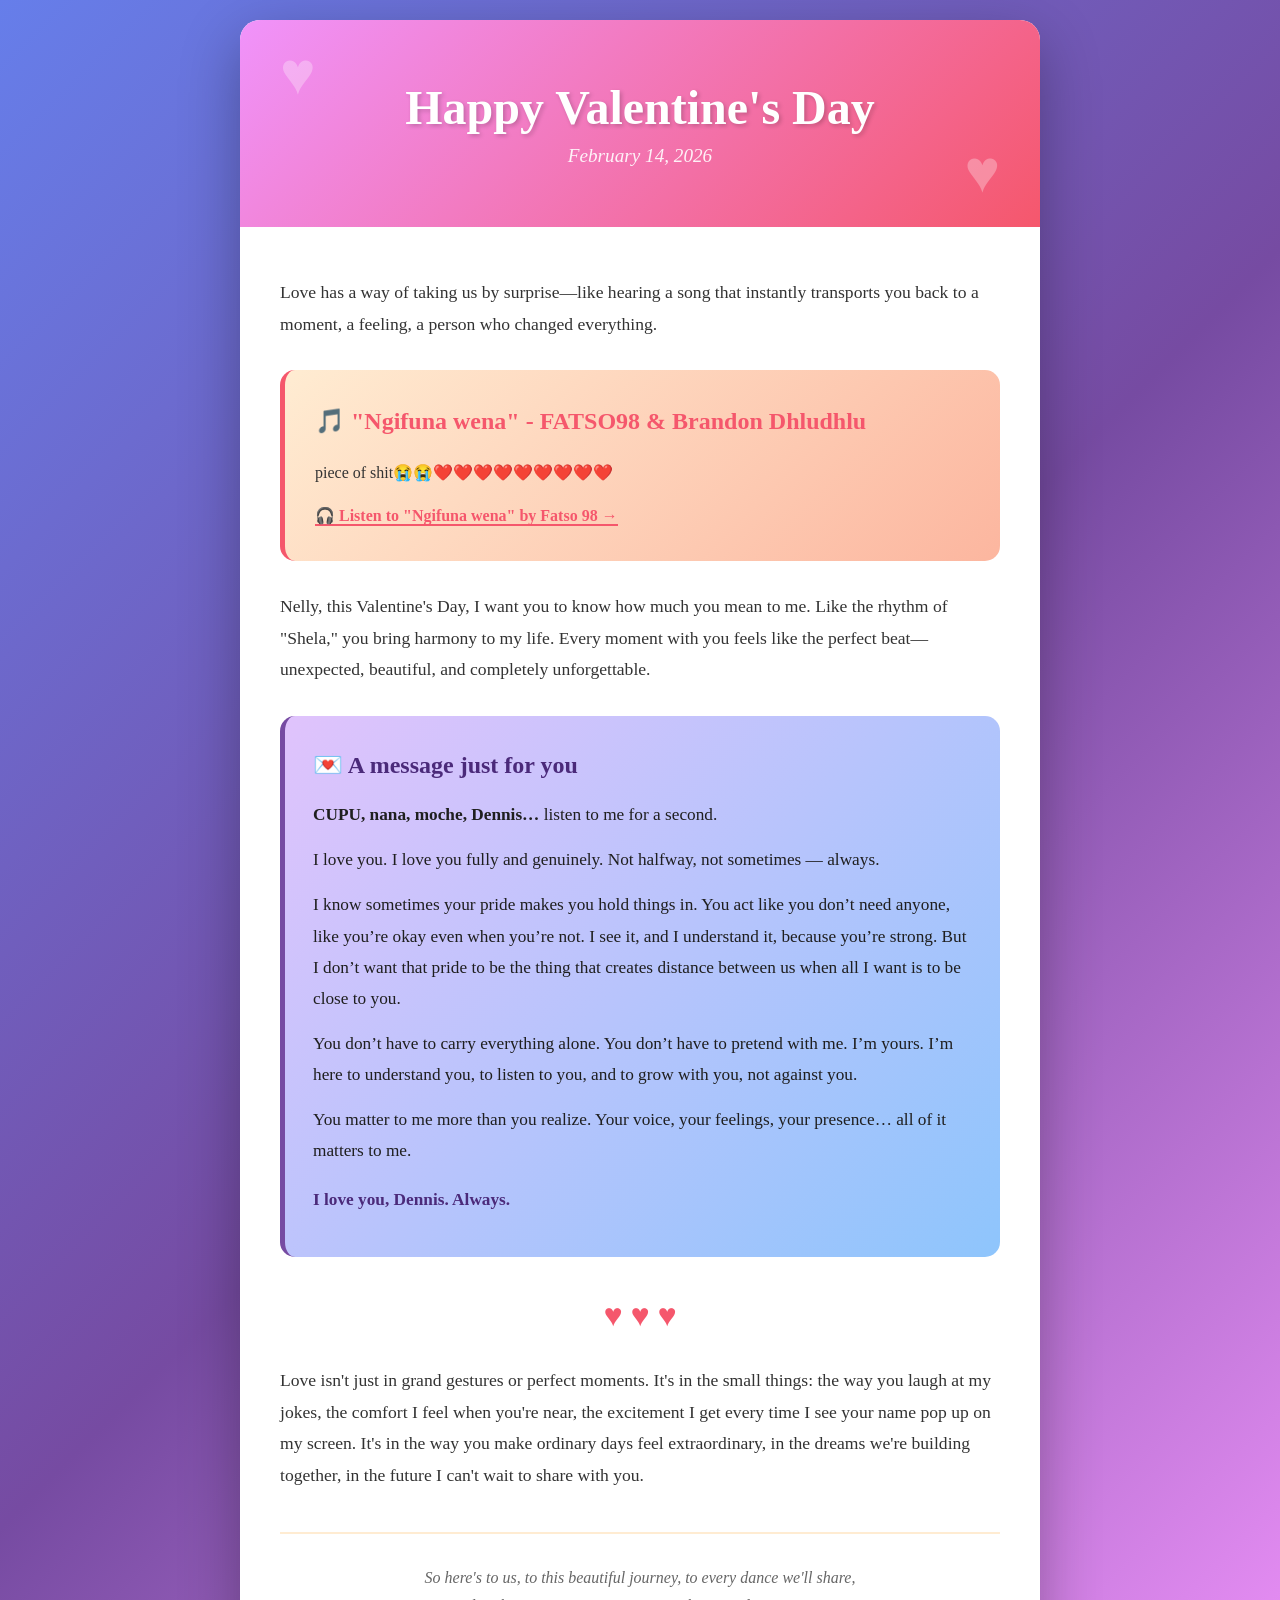
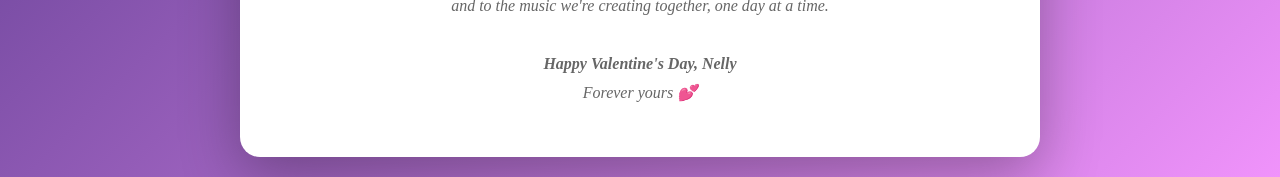
<file: index.html>
<!DOCTYPE html>
<html lang="en">
<head>
  <meta charset="UTF-8" />
  <meta name="viewport" content="width=device-width, initial-scale=1.0" />
  <title>Love Like a Classic Song | Valentine's Day 2026</title>

  <!-- Link external CSS -->
  <link rel="stylesheet" href="assets/style.css" />
</head>

<body>
  <div class="container">
    <div class="header">
      <h1>Happy Valentine's Day</h1>
      <p class="subtitle">February 14, 2026</p>
    </div>

    <div class="content">
      <p class="message">
        Love has a way of taking us by surprise—like hearing a song that instantly transports you back to a moment, a feeling, a person who changed everything.
      </p>

      <div class="song-reference">
        <div class="song-title">🎵 "Ngifuna wena" - FATSO98 & Brandon Dhludhlu</div>
        <p>
         piece of shit😭😭❤️❤️❤️❤️❤️❤️❤️❤️❤️
        </p>

        <p class="song-link-wrap">
          <a class="song-link" href="* { margin: 0; padding: 0; box-sizing: border-box; }

body {
  font-family: 'Georgia', serif;
  background: linear-gradient(135deg, #667eea 0%, #764ba2 50%, #f093fb 100%);
  min-height: 100vh;
  display: flex;
  justify-content: center;
  align-items: center;
  padding: 20px;
}

.container {
  max-width: 800px;
  background: white;
  border-radius: 20px;
  box-shadow: 0 20px 60px rgba(0, 0, 0, 0.3);
  overflow: hidden;
}

.header {
  background: linear-gradient(135deg, #f093fb 0%, #f5576c 100%);
  padding: 60px 40px;
  text-align: center;
  position: relative;
}

.header::before {
  content: "♥";
  position: absolute;
  top: 20px;
  left: 40px;
  font-size: 60px;
  color: rgba(255, 255, 255, 0.3);
  animation: pulse 2s infinite;
}

.header::after {
  content: "♥";
  position: absolute;
  bottom: 20px;
  right: 40px;
  font-size: 60px;
  color: rgba(255, 255, 255, 0.3);
  animation: pulse 2s infinite 1s;
}

@keyframes pulse {
  0%, 100% { transform: scale(1); opacity: 0.3; }
  50% { transform: scale(1.2); opacity: 0.6; }
}

h1 {
  color: white;
  font-size: 3em;
  margin-bottom: 10px;
  text-shadow: 2px 2px 4px rgba(0,0,0,0.2);
}

.subtitle {
  color: rgba(255, 255, 255, 0.9);
  font-size: 1.2em;
  font-style: italic;
}

.content {
  padding: 50px 40px;
  line-height: 1.8;
  color: #333;
}

.song-reference {
  background: linear-gradient(135deg, #ffecd2 0%, #fcb69f 100%);
  padding: 30px;
  border-radius: 15px;
  margin: 30px 0;
  border-left: 5px solid #f5576c;
}

.song-title {
  font-size: 1.5em;
  color: #f5576c;
  margin-bottom: 15px;
  font-weight: bold;
}

.song-link-wrap { margin-top: 15px; }

.song-link {
  color: #f5576c;
  text-decoration: none;
  font-weight: bold;
  border-bottom: 2px solid #f5576c;
}

.message {
  font-size: 1.1em;
  margin-bottom: 20px;
}

.hearts {
  text-align: center;
  font-size: 2em;
  margin: 20px 0;
  color: #f5576c;
}

.closing {
  text-align: center;
  font-style: italic;
  color: #666;
  margin-top: 40px;
  padding-top: 30px;
  border-top: 2px solid #ffecd2;
}

/* Love letter box */
.love-letter {
  background: linear-gradient(135deg, #e0c3fc 0%, #8ec5fc 100%);
  padding: 28px;
  border-radius: 15px;
  margin: 30px 0;
  border-left: 5px solid #764ba2;
  color: #1f1f1f;
}

.love-letter h2 {
  font-size: 1.5em;
  margin-bottom: 12px;
  color: #4b2a7a;
}

.love-letter p {
  margin-bottom: 14px;
  font-size: 1.08em;
}

.love-letter .signature {
  margin-top: 18px;
  font-weight: bold;
  color: #4b2a7a;
}

@media (max-width: 600px) {
  h1 { font-size: 2em; }
  .content { padding: 30px 20px; }
  .header { padding: 40px 20px; }
}
" target="_blank" rel="noopener">
            🎧 Listen to "Ngifuna wena" by Fatso 98 →
          </a>
        </p>
      </div>

      <p class="message">
        Nelly, this Valentine's Day, I want you to know how much you mean to me. Like the rhythm of "Shela," you bring harmony to my life. Every moment with you feels like the perfect beat—unexpected, beautiful, and completely unforgettable.
      </p>

      <div class="love-letter">
        <h2>💌 A message just for you</h2>

        <p><strong>CUPU, nana, moche, Dennis…</strong> listen to me for a second.</p>

        <p>I love you. I love you fully and genuinely. Not halfway, not sometimes — always.</p>

        <p>
          I know sometimes your pride makes you hold things in. You act like you don’t need anyone, like you’re okay even when you’re not. I see it, and I understand it, because you’re strong. But I don’t want that pride to be the thing that creates distance between us when all I want is to be close to you.
        </p>

        <p>
          You don’t have to carry everything alone. You don’t have to pretend with me. I’m yours. I’m here to understand you, to listen to you, and to grow with you, not against you.
        </p>

        <p>
          You matter to me more than you realize. Your voice, your feelings, your presence… all of it matters to me.
        </p>

        <p class="signature">I love you, Dennis. Always.</p>
      </div>

      <div class="hearts">♥ ♥ ♥</div>

      <p class="message">
        Love isn't just in grand gestures or perfect moments. It's in the small things: the way you laugh at my jokes, the comfort I feel when you're near, the excitement I get every time I see your name pop up on my screen. It's in the way you make ordinary days feel extraordinary, in the dreams we're building together, in the future I can't wait to share with you.
      </p>

      <p class="closing">
        So here's to us, to this beautiful journey, to every dance we'll share,<br />
        and to the music we're creating together, one day at a time.<br /><br />
        <strong>Happy Valentine's Day, Nelly</strong><br />
        Forever yours 💕
      </p>
    </div>
  </div>
</body>
</html>
</file>
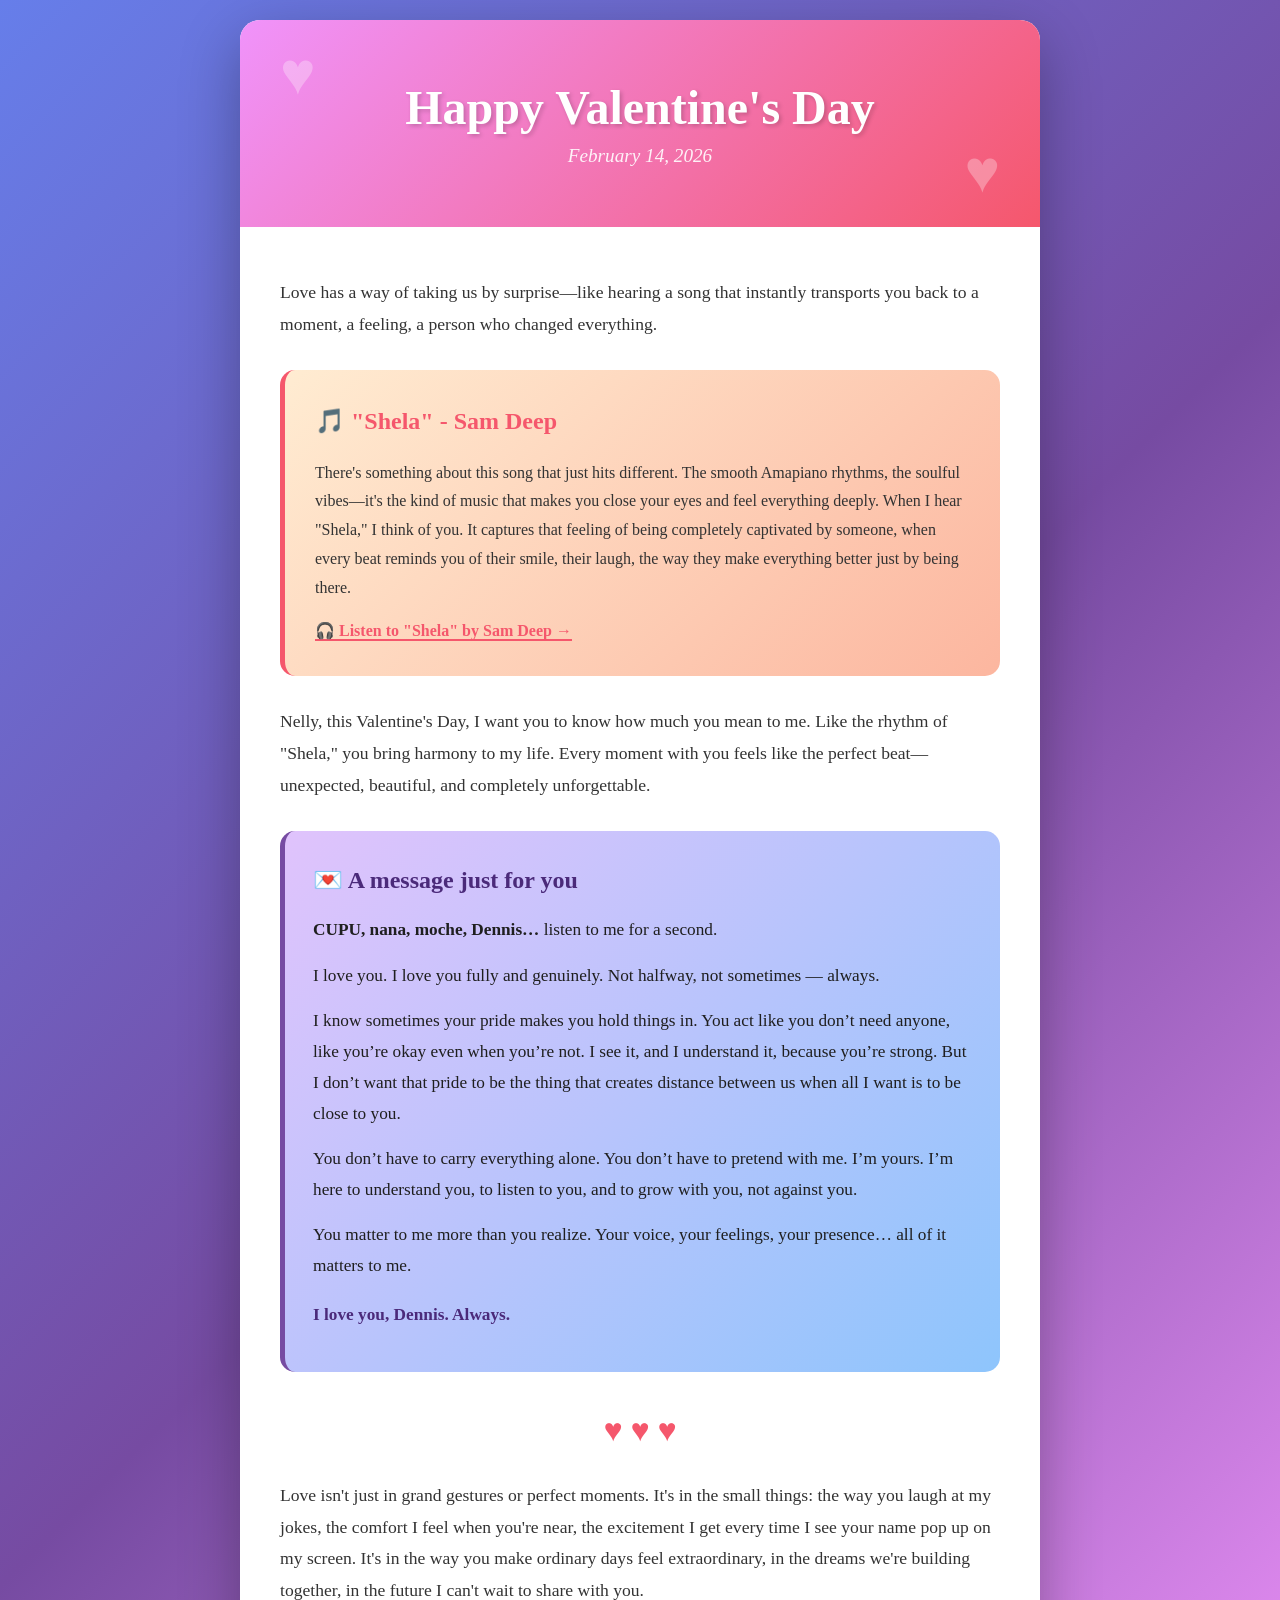
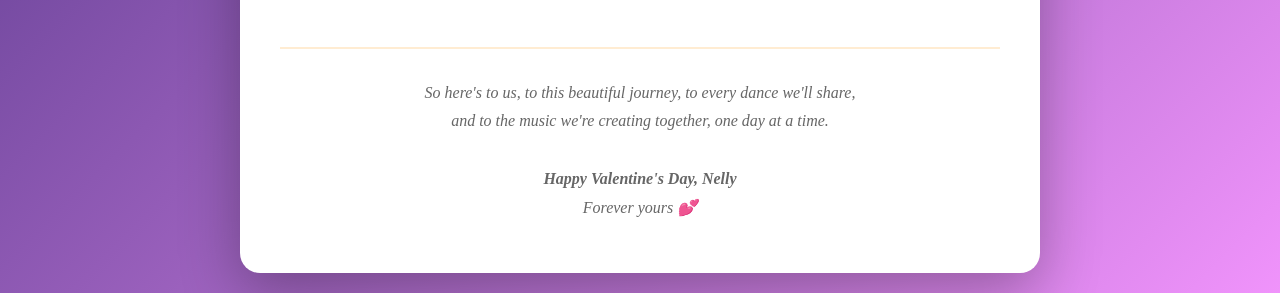
<file: cupu.html>
<!DOCTYPE html>
<html lang="en">
<head>
    <meta charset="UTF-8">
    <meta name="viewport" content="width=device-width, initial-scale=1.0">
    <title>Love Like a Classic Song | Valentine's Day 2026</title>
    <style>
        * { margin: 0; padding: 0; box-sizing: border-box; }

        body {
            font-family: 'Georgia', serif;
            background: linear-gradient(135deg, #667eea 0%, #764ba2 50%, #f093fb 100%);
            min-height: 100vh;
            display: flex;
            justify-content: center;
            align-items: center;
            padding: 20px;
        }

        .container {
            max-width: 800px;
            background: white;
            border-radius: 20px;
            box-shadow: 0 20px 60px rgba(0, 0, 0, 0.3);
            overflow: hidden;
        }

        .header {
            background: linear-gradient(135deg, #f093fb 0%, #f5576c 100%);
            padding: 60px 40px;
            text-align: center;
            position: relative;
        }

        .header::before {
            content: "♥";
            position: absolute;
            top: 20px;
            left: 40px;
            font-size: 60px;
            color: rgba(255, 255, 255, 0.3);
            animation: pulse 2s infinite;
        }

        .header::after {
            content: "♥";
            position: absolute;
            bottom: 20px;
            right: 40px;
            font-size: 60px;
            color: rgba(255, 255, 255, 0.3);
            animation: pulse 2s infinite 1s;
        }

        @keyframes pulse {
            0%, 100% { transform: scale(1); opacity: 0.3; }
            50% { transform: scale(1.2); opacity: 0.6; }
        }

        h1 {
            color: white;
            font-size: 3em;
            margin-bottom: 10px;
            text-shadow: 2px 2px 4px rgba(0, 0, 0, 0.2);
        }

        .subtitle {
            color: rgba(255, 255, 255, 0.9);
            font-size: 1.2em;
            font-style: italic;
        }

        .content {
            padding: 50px 40px;
            line-height: 1.8;
            color: #333;
        }

        .song-reference {
            background: linear-gradient(135deg, #ffecd2 0%, #fcb69f 100%);
            padding: 30px;
            border-radius: 15px;
            margin: 30px 0;
            border-left: 5px solid #f5576c;
        }

        .song-title {
            font-size: 1.5em;
            color: #f5576c;
            margin-bottom: 15px;
            font-weight: bold;
        }

        .message {
            font-size: 1.1em;
            margin-bottom: 20px;
        }

        .hearts {
            text-align: center;
            font-size: 2em;
            margin: 20px 0;
            color: #f5576c;
        }

        .closing {
            text-align: center;
            font-style: italic;
            color: #666;
            margin-top: 40px;
            padding-top: 30px;
            border-top: 2px solid #ffecd2;
        }

        /* NEW: Love letter box styling */
        .love-letter {
            background: linear-gradient(135deg, #e0c3fc 0%, #8ec5fc 100%);
            padding: 28px;
            border-radius: 15px;
            margin: 30px 0;
            border-left: 5px solid #764ba2;
            color: #1f1f1f;
        }

        .love-letter h2 {
            font-size: 1.5em;
            margin-bottom: 12px;
            color: #4b2a7a;
        }

        .love-letter p {
            margin-bottom: 14px;
            font-size: 1.08em;
        }

        .love-letter .signature {
            margin-top: 18px;
            font-weight: bold;
            color: #4b2a7a;
        }

        @media (max-width: 600px) {
            h1 { font-size: 2em; }
            .content { padding: 30px 20px; }
            .header { padding: 40px 20px; }
        }
    </style>
</head>
<body>
    <div class="container">
        <div class="header">
            <h1>Happy Valentine's Day</h1>
            <p class="subtitle">February 14, 2026</p>
        </div>

        <div class="content">
            <p class="message">
                Love has a way of taking us by surprise—like hearing a song that instantly transports you back to a moment, a feeling, a person who changed everything.
            </p>

            <div class="song-reference">
                <div class="song-title">🎵 "Shela" - Sam Deep</div>
                <p>
                    There's something about this song that just hits different. The smooth Amapiano rhythms, the soulful vibes—it's the kind of music that makes you close your eyes and feel everything deeply. When I hear "Shela," I think of you. It captures that feeling of being completely captivated by someone, when every beat reminds you of their smile, their laugh, the way they make everything better just by being there.
                </p>
                <p style="margin-top: 15px;">
                    <a href="https://www.youtube.com/results?search_query=shela+sam+deep" target="_blank"
                       style="color: #f5576c; text-decoration: none; font-weight: bold; border-bottom: 2px solid #f5576c;">
                        🎧 Listen to "Shela" by Sam Deep →
                    </a>
                </p>
            </div>

            <p class="message">
                Nelly, this Valentine's Day, I want you to know how much you mean to me. Like the rhythm of "Shela," you bring harmony to my life. Every moment with you feels like the perfect beat—unexpected, beautiful, and completely unforgettable.
            </p>

            <div class="love-letter">
                <h2>💌 A message just for you</h2>

                <p><strong>CUPU, nana, moche, Dennis…</strong> listen to me for a second.</p>

                <p>
                    I love you. I love you fully and genuinely. Not halfway, not sometimes — always.
                </p>

                <p>
                    I know sometimes your pride makes you hold things in. You act like you don’t need anyone, like you’re okay even when you’re not. I see it, and I understand it, because you’re strong. But I don’t want that pride to be the thing that creates distance between us when all I want is to be close to you.
                </p>

                <p>
                    You don’t have to carry everything alone. You don’t have to pretend with me. I’m yours. I’m here to understand you, to listen to you, and to grow with you, not against you.
                </p>

                <p>
                    You matter to me more than you realize. Your voice, your feelings, your presence… all of it matters to me.
                </p>

                <p class="signature">I love you, Dennis. Always.</p>
            </div>

            <div class="hearts">♥ ♥ ♥</div>

            <p class="message">
                Love isn't just in grand gestures or perfect moments. It's in the small things: the way you laugh at my jokes, the comfort I feel when you're near, the excitement I get every time I see your name pop up on my screen. It's in the way you make ordinary days feel extraordinary, in the dreams we're building together, in the future I can't wait to share with you.
            </p>

            <p class="closing">
                So here's to us, to this beautiful journey, to every dance we'll share,<br>
                and to the music we're creating together, one day at a time.<br><br>
                <strong>Happy Valentine's Day, Nelly</strong><br>
                Forever yours 💕
            </p>
        </div>
    </div>
</body>
</html>
</file>
<file: assets/style.css>
* { margin: 0; padding: 0; box-sizing: border-box; }

body {
  font-family: 'Georgia', serif;
  background: linear-gradient(135deg, #667eea 0%, #764ba2 50%, #f093fb 100%);
  min-height: 100vh;
  display: flex;
  justify-content: center;
  align-items: center;
  padding: 20px;
}

.container {
  max-width: 800px;
  background: white;
  border-radius: 20px;
  box-shadow: 0 20px 60px rgba(0, 0, 0, 0.3);
  overflow: hidden;
}

.header {
  background: linear-gradient(135deg, #f093fb 0%, #f5576c 100%);
  padding: 60px 40px;
  text-align: center;
  position: relative;
}

.header::before {
  content: "♥";
  position: absolute;
  top: 20px;
  left: 40px;
  font-size: 60px;
  color: rgba(255, 255, 255, 0.3);
  animation: pulse 2s infinite;
}

.header::after {
  content: "♥";
  position: absolute;
  bottom: 20px;
  right: 40px;
  font-size: 60px;
  color: rgba(255, 255, 255, 0.3);
  animation: pulse 2s infinite 1s;
}

@keyframes pulse {
  0%, 100% { transform: scale(1); opacity: 0.3; }
  50% { transform: scale(1.2); opacity: 0.6; }
}

h1 {
  color: white;
  font-size: 3em;
  margin-bottom: 10px;
  text-shadow: 2px 2px 4px rgba(0,0,0,0.2);
}

.subtitle {
  color: rgba(255, 255, 255, 0.9);
  font-size: 1.2em;
  font-style: italic;
}

.content {
  padding: 50px 40px;
  line-height: 1.8;
  color: #333;
}

.song-reference {
  background: linear-gradient(135deg, #ffecd2 0%, #fcb69f 100%);
  padding: 30px;
  border-radius: 15px;
  margin: 30px 0;
  border-left: 5px solid #f5576c;
}

.song-title {
  font-size: 1.5em;
  color: #f5576c;
  margin-bottom: 15px;
  font-weight: bold;
}

.song-link-wrap { margin-top: 15px; }

.song-link {
  color: #f5576c;
  text-decoration: none;
  font-weight: bold;
  border-bottom: 2px solid #f5576c;
}

.message {
  font-size: 1.1em;
  margin-bottom: 20px;
}

.hearts {
  text-align: center;
  font-size: 2em;
  margin: 20px 0;
  color: #f5576c;
}

.closing {
  text-align: center;
  font-style: italic;
  color: #666;
  margin-top: 40px;
  padding-top: 30px;
  border-top: 2px solid #ffecd2;
}

/* Love letter box */
.love-letter {
  background: linear-gradient(135deg, #e0c3fc 0%, #8ec5fc 100%);
  padding: 28px;
  border-radius: 15px;
  margin: 30px 0;
  border-left: 5px solid #764ba2;
  color: #1f1f1f;
}

.love-letter h2 {
  font-size: 1.5em;
  margin-bottom: 12px;
  color: #4b2a7a;
}

.love-letter p {
  margin-bottom: 14px;
  font-size: 1.08em;
}

.love-letter .signature {
  margin-top: 18px;
  font-weight: bold;
  color: #4b2a7a;
}

@media (max-width: 600px) {
  h1 { font-size: 2em; }
  .content { padding: 30px 20px; }
  .header { padding: 40px 20px; }
}
</file>
